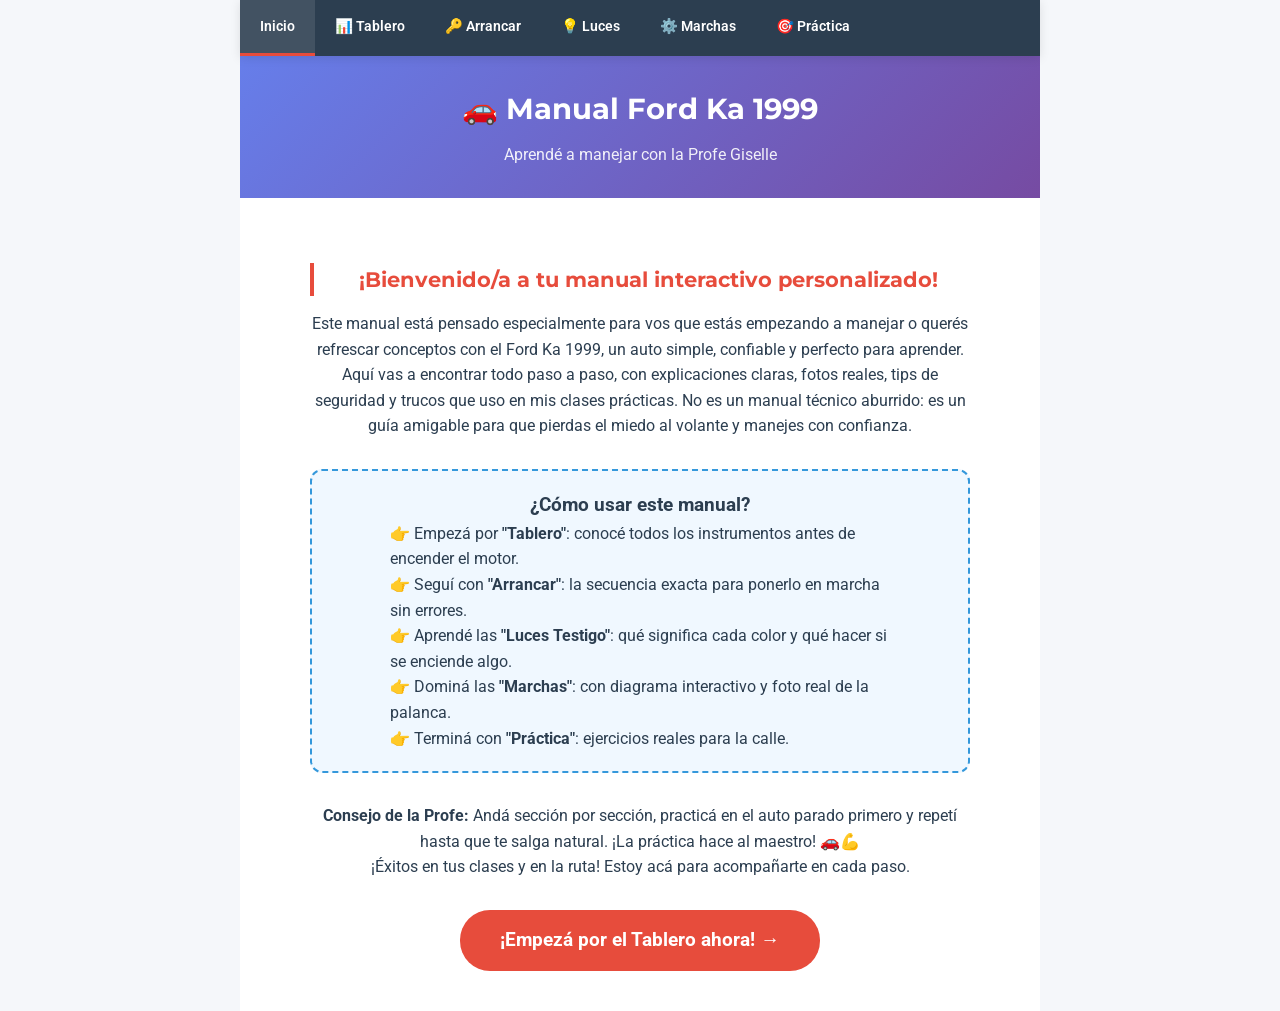
<file: index.html>
<!DOCTYPE html>
<html lang="es">
<head>
    <meta charset="UTF-8">
    <meta name="viewport" content="width=device-width, initial-scale=1.0">
    <title>Inicio - Manual Ford Ka 1999 | Profe Giselle</title>
    <link rel="stylesheet" href="css/styles.css">
</head>
<body>
    <div class="container">
        <nav class="nav-tabs">
            <a href="index.html" class="nav-tab active">Inicio</a>
            <a href="tablero.html" class="nav-tab">📊 Tablero</a>
            <a href="arrancar.html" class="nav-tab">🔑 Arrancar</a>
            <a href="luces.html" class="nav-tab">💡 Luces</a>
            <a href="marchas.html" class="nav-tab">⚙️ Marchas</a>
            <a href="practica.html" class="nav-tab">🎯 Práctica</a>
        </nav>

        <div class="header">
            <h1>🚗 Manual Ford Ka 1999</h1>
            <div class="subtitle">Aprendé a manejar con la Profe Giselle</div>
        </div>

        <!-- Más texto explicativo y motivador -->
        <div style="padding: 40px 20px; text-align: center; max-width: 700px; margin: 0 auto;">
            <h2>¡Bienvenido/a a tu manual interactivo personalizado!</h2>
            <p>Este manual está pensado especialmente para vos que estás empezando a manejar o querés refrescar conceptos con el Ford Ka 1999, un auto simple, confiable y perfecto para aprender.</p>
            
            <p>Aquí vas a encontrar todo paso a paso, con explicaciones claras, fotos reales, tips de seguridad y trucos que uso en mis clases prácticas. No es un manual técnico aburrido: es un guía amigable para que pierdas el miedo al volante y manejes con confianza.</p>
            
            <div style="margin: 30px 0; background: #f0f8ff; padding: 20px; border-radius: 12px; border: 2px dashed #3498db;">
                <h3>¿Cómo usar este manual?</h3>
                <ul style="text-align: left; max-width: 500px; margin: 0 auto; list-style: none; padding: 0;">
                    <li>👉 Empezá por <strong>"Tablero"</strong>: conocé todos los instrumentos antes de encender el motor.</li>
                    <li>👉 Seguí con <strong>"Arrancar"</strong>: la secuencia exacta para ponerlo en marcha sin errores.</li>
                    <li>👉 Aprendé las <strong>"Luces Testigo"</strong>: qué significa cada color y qué hacer si se enciende algo.</li>
                    <li>👉 Dominá las <strong>"Marchas"</strong>: con diagrama interactivo y foto real de la palanca.</li>
                    <li>👉 Terminá con <strong>"Práctica"</strong>: ejercicios reales para la calle.</li>
                </ul>
            </div>
            
            <p><strong>Consejo de la Profe:</strong> Andá sección por sección, practicá en el auto parado primero y repetí hasta que te salga natural. ¡La práctica hace al maestro! 🚗💪</p>
            
            <p>¡Éxitos en tus clases y en la ruta! Estoy acá para acompañarte en cada paso.</p>
            
            <a href="tablero.html" style="display: inline-block; margin-top: 30px; padding: 15px 40px; background: #e74c3c; color: white; text-decoration: none; border-radius: 30px; font-weight: bold; font-size: 1.2em;">
                ¡Empezá por el Tablero ahora! →
            </a>
        </div>
    </div>
    <script src="js/script.js"></script>
</body>
</html>
</file>
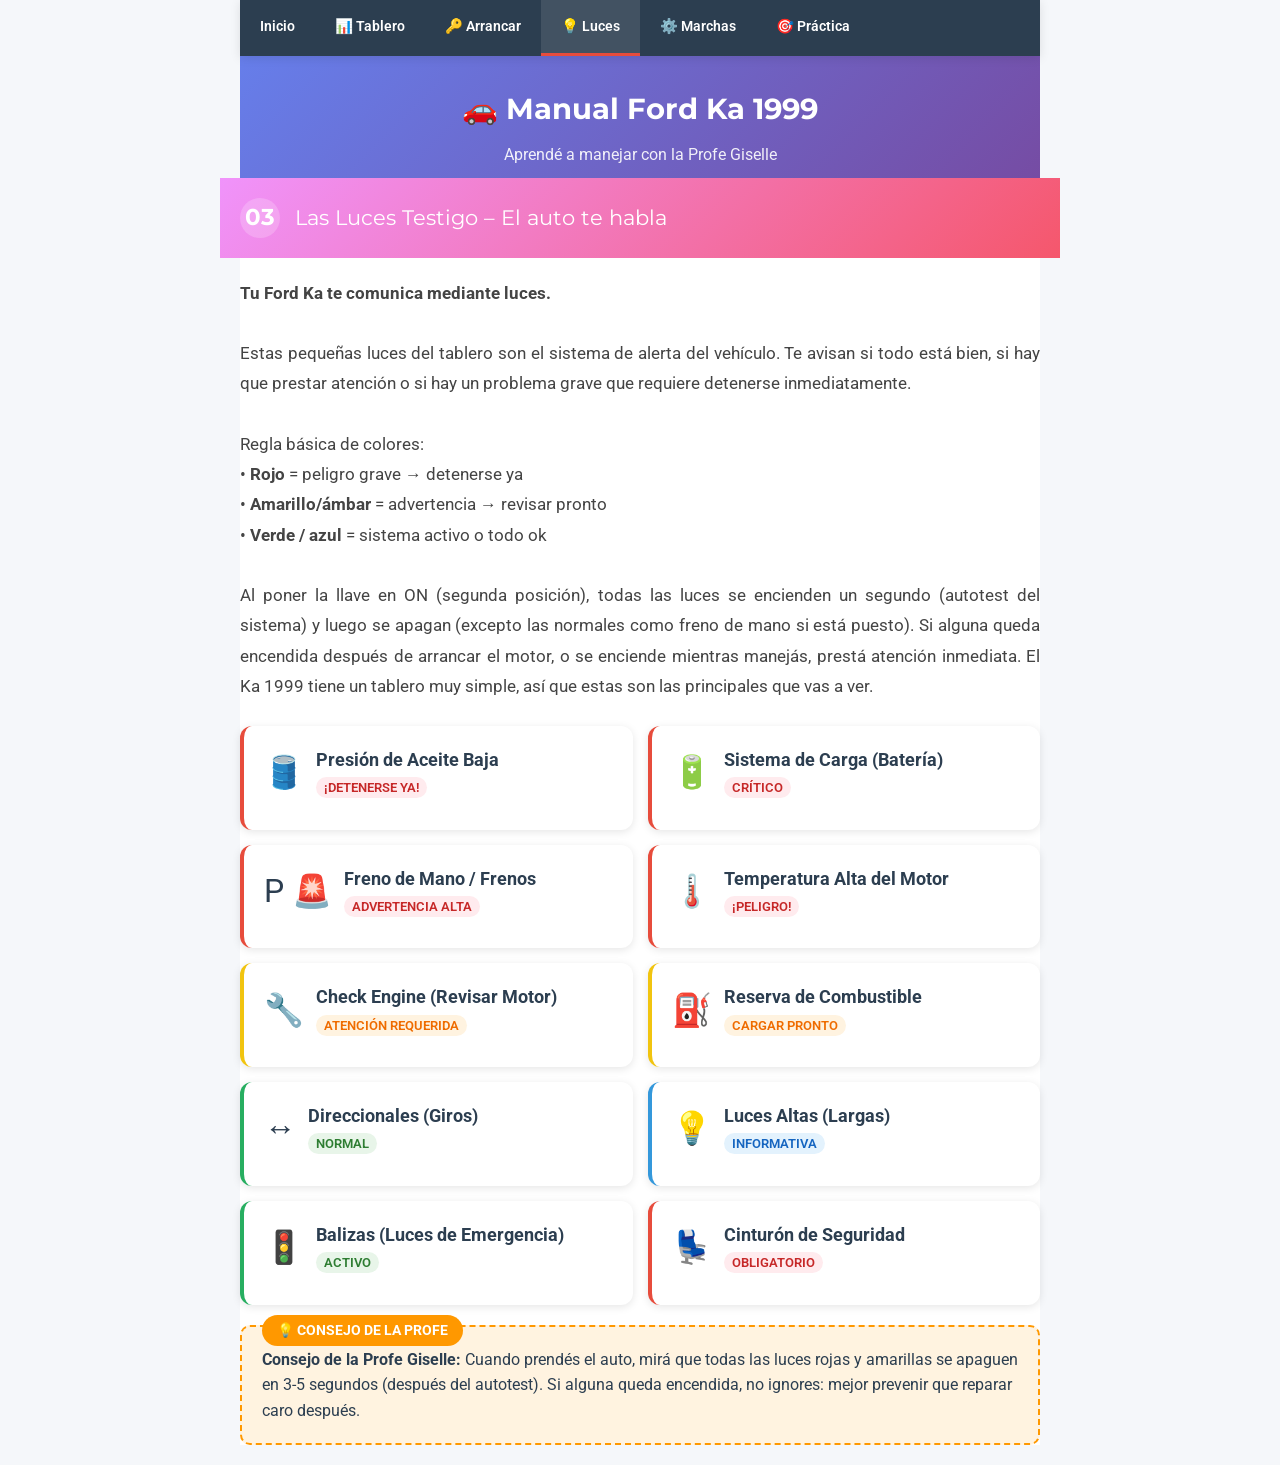
<file: luces.html>
<!DOCTYPE html>
<html lang="es">
<head>
    <meta charset="UTF-8">
    <meta name="viewport" content="width=device-width, initial-scale=1.0">
    <title>Luces Testigo - Manual Ford Ka 1999 | Profe Giselle</title>
    
    <!-- Línea del CSS externo - ¡necesaria para que se vean los colores, tarjetas y grid! -->
    <link rel="stylesheet" href="css/styles.css">
</head>
<body>
    <div class="container">
        <!-- Navegación (con "Luces" en active) -->
        <nav class="nav-tabs">
            <a href="index.html" class="nav-tab">Inicio</a>
            <a href="tablero.html" class="nav-tab">📊 Tablero</a>
            <a href="arrancar.html" class="nav-tab">🔑 Arrancar</a>
            <a href="luces.html" class="nav-tab active">💡 Luces</a>
            <a href="marchas.html" class="nav-tab">⚙️ Marchas</a>
            <a href="practica.html" class="nav-tab">🎯 Práctica</a>
        </nav>

        <!-- Header (igual en todas) -->
        <div class="header">
            <h1>🚗 Manual Ford Ka 1999</h1>
            <div class="subtitle">Aprendé a manejar con la Profe Giselle</div>
        </div>

        <!-- Contenido de la sección Luces -->
        <div id="luces">
            <div class="chapter-title" style="background: linear-gradient(135deg, #f093fb 0%, #f5576c 100%);">
                <div class="chapter-number">03</div>
                <div>Las Luces Testigo – El auto te habla</div>
            </div>
     
            <div class="intro-text">
                <strong>Tu Ford Ka te comunica mediante luces.</strong><br><br>
                Estas pequeñas luces del tablero son el sistema de alerta del vehículo. Te avisan si todo está bien, si hay que prestar atención o si hay un problema grave que requiere detenerse inmediatamente.<br><br>
                Regla básica de colores:<br>
                • <strong>Rojo</strong> = peligro grave → detenerse ya<br>
                • <strong>Amarillo/ámbar</strong> = advertencia → revisar pronto<br>
                • <strong>Verde / azul</strong> = sistema activo o todo ok<br><br>
                Al poner la llave en ON (segunda posición), todas las luces se encienden un segundo (autotest del sistema) y luego se apagan (excepto las normales como freno de mano si está puesto). Si alguna queda encendida después de arrancar el motor, o se enciende mientras manejás, prestá atención inmediata. El Ka 1999 tiene un tablero muy simple, así que estas son las principales que vas a ver.
            </div>

            <div class="lights-grid">
                <!-- ROJAS - Peligro grave -->
                <div class="light-card red" onclick="toggleDetail(this)">
                    <div class="light-header">
                        <div style="font-size:2em;">🛢️</div>
                        <div>
                            <div class="light-title">Presión de Aceite Baja</div>
                            <span class="light-type type-red">¡DETENERSE YA!</span>
                        </div>
                    </div>
                    <div class="light-details">
                        <p>El motor no tiene suficiente presión de aceite para lubricar las piezas internas. Sin aceite, el motor se puede fundir en minutos (daño muy caro o total).</p>
                        <p><strong>Causas comunes:</strong> Nivel de aceite bajo, bomba de aceite fallada, fuga, filtro tapado.</p>
                        <p><strong>Qué hacer:</strong> Parar inmediatamente en lugar seguro, apagar el motor, esperar a que se enfríe y revisar el nivel de aceite con la varilla (debajo del capó). Si está bajo, completá con el aceite correcto. Si la luz sigue encendida o el nivel está bien, no arranques: llamá a la grúa y llevá al mecánico.</p>
                    </div>
                </div>

                <div class="light-card red" onclick="toggleDetail(this)">
                    <div class="light-header">
                        <div style="font-size:2em;">🔋</div>
                        <div>
                            <div class="light-title">Sistema de Carga (Batería)</div>
                            <span class="light-type type-red">Crítico</span>
                        </div>
                    </div>
                    <div class="light-details">
                        <p>El alternador no está cargando la batería. El auto funciona solo con la batería hasta que se agote (pocos km o minutos).</p>
                        <p><strong>Causas comunes:</strong> Correa del alternador rota/floja, alternador dañado, bornes sucios o batería vieja.</p>
                        <p><strong>Qué hacer:</strong> Apagá radio, luces innecesarias y aire. Dirigite al taller más cercano sin demora. Si el motor se apaga en marcha, perdés dirección asistida y frenos más duros.</p>
                    </div>
                </div>

                <div class="light-card red" onclick="toggleDetail(this)">
                    <div class="light-header">
                        <div style="font-size:2em;">P 🚨</div>
                        <div>
                            <div class="light-title">Freno de Mano / Frenos</div>
                            <span class="light-type type-red">Advertencia Alta</span>
                        </div>
                    </div>
                    <div class="light-details">
                        <p>Se enciende si el freno de mano está puesto O hay falla en el sistema hidráulico de frenos (bajo nivel de líquido, pastillas muy gastadas).</p>
                        <p><strong>Qué hacer:</strong> Si el freno de mano está bajado y la luz queda encendida: revisá el nivel de líquido de frenos (depósito en el compartimento motor, tapa amarilla o negra). Si está bajo, no manejes: riesgo de perder frenos. Llevá al taller urgente.</p>
                    </div>
                </div>

                <div class="light-card red" onclick="toggleDetail(this)">
                    <div class="light-header">
                        <div style="font-size:2em;">🌡️</div>
                        <div>
                            <div class="light-title">Temperatura Alta del Motor</div>
                            <span class="light-type type-red">¡PELIGRO!</span>
                        </div>
                    </div>
                    <div class="light-details">
                        <p>El motor está sobrecalentado (aguja en zona roja o H). Continuar manejando puede fundir la junta de culata o peor.</p>
                        <p><strong>Qué hacer:</strong> Detenete ya, pon balizas, apagá el motor y esperá a que se enfríe (puede tardar 30-60 min). No abras el radiador caliente. Revisá nivel de refrigerante cuando esté frío. Si no hay fuga visible, llamá al mecánico.</p>
                    </div>
                </div>

                <!-- AMARILLAS - Advertencia -->
                <div class="light-card yellow" onclick="toggleDetail(this)">
                    <div class="light-header">
                        <div style="font-size:2em;">🔧</div>
                        <div>
                            <div class="light-title">Check Engine (Revisar Motor)</div>
                            <span class="light-type type-yellow">Atención Requerida</span>
                        </div>
                    </div>
                    <div class="light-details">
                        <p>El sistema detectó una falla en motor, inyección, sensores, emisiones o catalizador. Puede ser desde tapa de nafta floja hasta algo grave.</p>
                        <p><strong>Si está fija:</strong> Podés seguir manejando con cuidado, pero andá al taller pronto para leer códigos con escáner.<br><strong>Si titila:</strong> Problema serio (puede dañar catalizador). Reducí velocidad y andá al mecánico lo antes posible.</p>
                    </div>
                </div>

                <div class="light-card yellow" onclick="toggleDetail(this)">
                    <div class="light-header">
                        <div style="font-size:2em;">⛽</div>
                        <div>
                            <div class="light-title">Reserva de Combustible</div>
                            <span class="light-type type-yellow">Cargar Pronto</span>
                        </div>
                    </div>
                    <div class="light-details">
                        <p>Quedan aprox. 5-8 litros de nafta (50-80 km de autonomía). La bomba de combustible se puede dañar si seguís con muy poca nafta (se enfría con el líquido).</p>
                        <p><strong>Consejo:</strong> Cargá lo antes posible, idealmente antes de que se encienda esta luz.</p>
                    </div>
                </div>

                <!-- VERDES / AZULES - Informativas -->
                <div class="light-card green" onclick="toggleDetail(this)">
                    <div class="light-header">
                        <div style="font-size:2em;">↔️</div>
                        <div>
                            <div class="light-title">Direccionales (Giros)</div>
                            <span class="light-type type-green">Normal</span>
                        </div>
                    </div>
                    <div class="light-details">
                        <p>Titila al usar guiño izquierdo/derecho o balizas (luces de emergencia).</p>
                        <p><strong>Si titila muy rápido:</strong> Una bombita de giro quemada (revisá las 4: delanteras y traseras).</p>
                    </div>
                </div>

                <div class="light-card blue" onclick="toggleDetail(this)">
                    <div class="light-header">
                        <div style="font-size:2em;">💡</div>
                        <div>
                            <div class="light-title">Luces Altas (Largas)</div>
                            <span class="light-type type-blue">Informativa</span>
                        </div>
                    </div>
                    <div class="light-details">
                        <p>Indica que las luces altas están encendidas (para rutas oscuras). Bajalas al cruzar con otro vehículo para no encandilar al otro conductor.</p>
                    </div>
                </div>

                <div class="light-card green" onclick="toggleDetail(this)">
                    <div class="light-header">
                        <div style="font-size:2em;">🚦</div>
                        <div>
                            <div class="light-title">Balizas (Luces de Emergencia)</div>
                            <span class="light-type type-green">Activo</span>
                        </div>
                    </div>
                    <div class="light-details">
                        <p>Se encienden las 4 direccionales al mismo tiempo (botón rojo con triángulo). Úsalas en emergencias, averías o cuando parás en doble fila.</p>
                    </div>
                </div>

                <!-- Opcionales según modelo (Ka 1999 base no siempre tenía estas) -->
                <div class="light-card red" onclick="toggleDetail(this)">
                    <div class="light-header">
                        <div style="font-size:2em;">💺</div>
                        <div>
                            <div class="light-title">Cinturón de Seguridad</div>
                            <span class="light-type type-red">Obligatorio</span>
                        </div>
                    </div>
                    <div class="light-details">
                        <p>Se enciende (y suena "ping") si no estás abrochado el cinturón con motor encendido o en movimiento. En algunos modelos también avisa al acompañante.</p>
                        <p><strong>Recordatorio:</strong> Abrochate siempre, reduce riesgo de muerte en accidente hasta 50-75%.</p>
                    </div>
                </div>
            </div>

            <div class="tip-box">
                <strong>Consejo de la Profe Giselle:</strong> Cuando prendés el auto, mirá que todas las luces rojas y amarillas se apaguen en 3-5 segundos (después del autotest). Si alguna queda encendida, no ignores: mejor prevenir que reparar caro después.
            </div>
        </div>
    </div>

    <!-- Línea del JS externo - ¡necesaria para que las tarjetas se expandan al clickear (función toggleDetail)! -->
    <script src="js/script.js"></script>
</body>
</html>
</file>
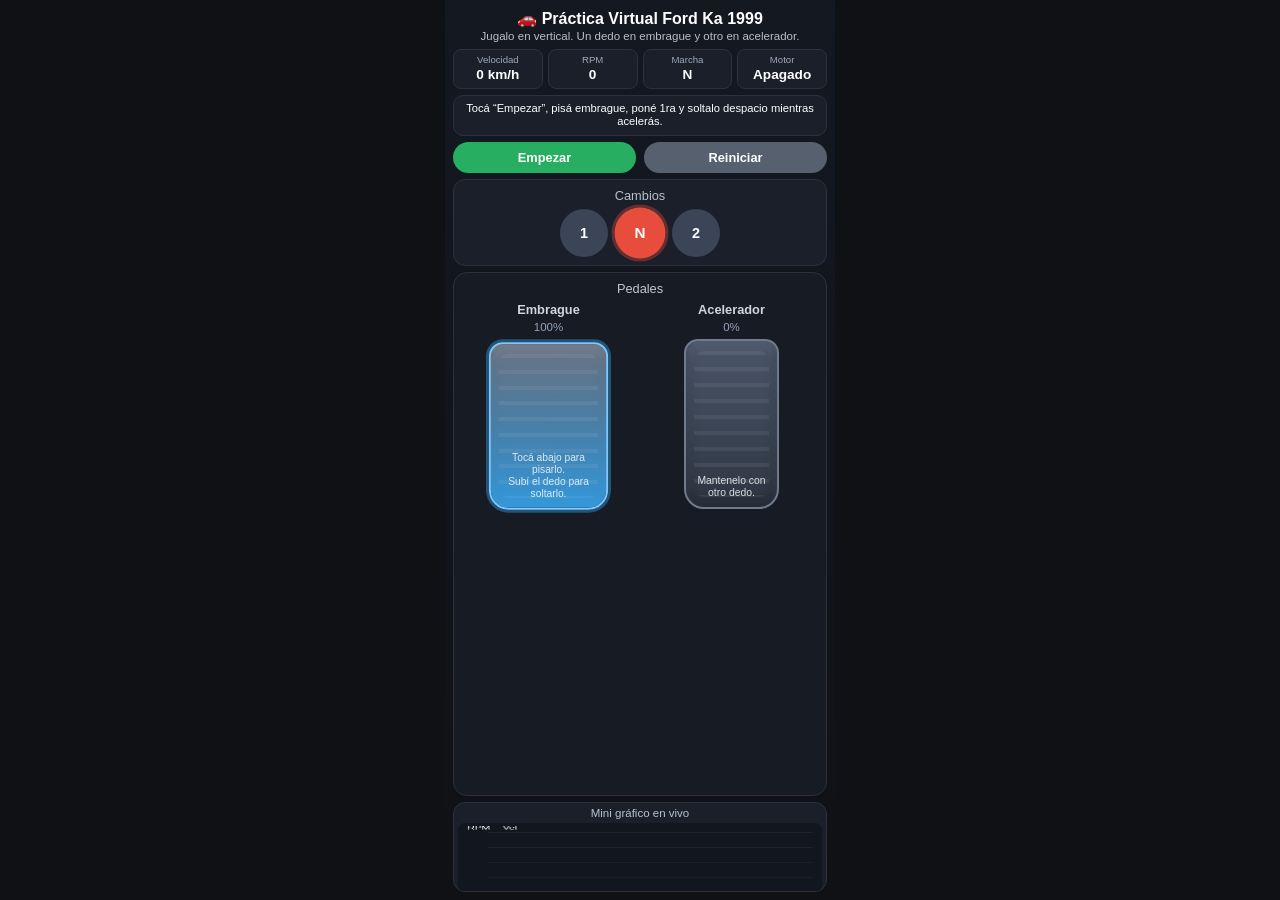
<file: practica.html>
<!DOCTYPE html>
<html lang="es">
<head>
  <meta charset="UTF-8" />
  <meta name="viewport" content="width=device-width, initial-scale=1.0, maximum-scale=1.0, user-scalable=no" />
  <title>Práctica Virtual Ford Ka 1999</title>

  <style>
    * {
      box-sizing: border-box;
    }

    html, body {
      margin: 0;
      padding: 0;
      width: 100%;
      height: 100%;
      overflow: hidden;
      background: #0f1115;
      color: #fff;
      font-family: Arial, sans-serif;
    }

    body {
      display: flex;
      justify-content: center;
      align-items: stretch;
    }

    .app {
      width: 100%;
      max-width: 390px;
      height: 100dvh;
      padding: 8px;
      display: grid;
      grid-template-rows:
        auto
        auto
        auto
        auto
        auto
        1fr
        90px;
      gap: 6px;
      background: linear-gradient(180deg, #141821 0%, #0f1115 100%);
      overflow: hidden;
    }

    .topbar {
      text-align: center;
      padding-top: 2px;
    }

    .topbar h1 {
      margin: 0;
      font-size: 1rem;
      line-height: 1.1;
    }

    .topbar p {
      margin: 2px 0 0;
      font-size: 0.72rem;
      color: #b9c0cc;
      line-height: 1.2;
    }

    .dashboard {
      display: grid;
      grid-template-columns: repeat(4, 1fr);
      gap: 5px;
    }

    .card {
      background: #1a1f2a;
      border: 1px solid #2a3140;
      border-radius: 8px;
      padding: 5px;
      text-align: center;
      min-width: 0;
    }

    .label {
      font-size: 0.6rem;
      color: #9eabc0;
      margin-bottom: 2px;
      line-height: 1.1;
    }

    .value {
      font-size: 0.85rem;
      font-weight: bold;
      line-height: 1.1;
      word-break: break-word;
    }

    .status {
      min-height: 36px;
      font-size: 0.7rem;
      padding: 6px 8px;
      background: #1a1f2a;
      border: 1px solid #2a3140;
      border-radius: 10px;
      display: flex;
      align-items: center;
      justify-content: center;
      text-align: center;
      line-height: 1.2;
    }

    .actions {
      display: flex;
      gap: 8px;
    }

    .btn {
      flex: 1;
      border: none;
      border-radius: 999px;
      padding: 8px;
      font-size: 0.8rem;
      font-weight: bold;
      color: #fff;
      cursor: pointer;
      -webkit-tap-highlight-color: transparent;
      touch-action: manipulation;
    }

    .btn-start {
      background: #27ae60;
    }

    .btn-reset {
      background: #56606f;
    }

    .gear-panel {
      background: #1a1f2a;
      border: 1px solid #2a3140;
      border-radius: 12px;
      padding: 8px;
    }

    .gear-title {
      text-align: center;
      font-size: 0.8rem;
      color: #b7c0cf;
      margin-bottom: 6px;
    }

    .gear-grid.small {
      display: grid;
      grid-template-columns: repeat(3, 48px);
      justify-content: center;
      gap: 8px;
    }

    .gear-btn {
      width: 48px;
      height: 48px;
      border-radius: 50%;
      border: none;
      background: #3b4557;
      color: #fff;
      font-size: 0.9rem;
      font-weight: bold;
      cursor: pointer;
      -webkit-tap-highlight-color: transparent;
      touch-action: manipulation;
    }

    .gear-btn.active {
      background: #e74c3c;
    }

    .pedals-section {
      background: #161b24;
      border: 1px solid #2a3140;
      border-radius: 14px;
      padding: 8px;
      min-height: 0;
      overflow: hidden;
    }

    .pedals-title {
      text-align: center;
      font-size: 0.8rem;
      color: #c3c9d4;
      margin-bottom: 6px;
    }

    .pedals-row {
      display: grid;
      grid-template-columns: 1fr 1fr;
      gap: 10px;
      height: calc(100% - 20px);
      min-height: 0;
    }

    .pedal-wrap {
      display: flex;
      flex-direction: column;
      align-items: center;
      gap: 4px;
      min-height: 0;
    }

    .pedal-name {
      font-size: 0.8rem;
      color: #cfd6e2;
      font-weight: bold;
    }

    .pedal-value {
      font-size: 0.72rem;
      color: #95a2b8;
      min-height: 14px;
    }

    .pedal-zone {
      width: 100%;
      height: 170px;
      position: relative;
      display: flex;
      align-items: flex-end;
      justify-content: center;
      touch-action: none;
      user-select: none;
      -webkit-user-select: none;
      min-height: 0;
    }

    .pedal-shell {
      position: relative;
      width: 70%;
      height: 100%;
      border-radius: 14px 14px 20px 20px;
      background: linear-gradient(180deg, #4a5568 0%, #2e3642 100%);
      border: 2px solid #6f7b8d;
      overflow: hidden;
      box-shadow:
        inset 0 8px 12px rgba(255,255,255,0.05),
        inset 0 -8px 14px rgba(0,0,0,0.22);
    }

    .pedal-shell.accelerator {
      width: 55%;
    }

    .pedal-fill {
      position: absolute;
      left: 0;
      right: 0;
      bottom: 0;
      height: 0%;
      background: linear-gradient(180deg, rgba(255,255,255,0.10), rgba(39,174,96,0.92));
      transition: height 0.03s linear;
      pointer-events: none;
    }

    .pedal-fill.clutch {
      background: linear-gradient(180deg, rgba(255,255,255,0.10), rgba(52,152,219,0.92));
    }

    .pedal-grooves {
      position: absolute;
      inset: 10px 8px;
      border-radius: 10px;
      background:
        repeating-linear-gradient(
          180deg,
          rgba(255,255,255,0.10) 0 4px,
          rgba(0,0,0,0) 4px 16px
        );
      opacity: 0.6;
      pointer-events: none;
    }

    .pedal-hint {
      position: absolute;
      left: 6px;
      right: 6px;
      bottom: 8px;
      text-align: center;
      font-size: 0.65rem;
      line-height: 1.15;
      color: rgba(255,255,255,0.82);
      pointer-events: none;
    }

    .chart-card {
      background: #1a1f2a;
      border: 1px solid #2a3140;
      border-radius: 12px;
      padding: 4px;
      overflow: hidden;
      min-height: 0;
    }

    .chart-title {
      text-align: center;
      color: #b7c0cf;
      font-size: 0.72rem;
      margin-bottom: 3px;
      line-height: 1.1;
    }

    canvas {
      width: 100%;
      height: 70px !important;
      display: block;
      background: #11161f;
      border-radius: 8px;
    }
  </style>
</head>
<body>
  <div class="app">
    <div class="topbar">
      <h1>🚗 Práctica Virtual Ford Ka 1999</h1>
      <p>Jugalo en vertical. Un dedo en embrague y otro en acelerador.</p>
    </div>

    <div class="dashboard">
      <div class="card">
        <div class="label">Velocidad</div>
        <div class="value"><span id="speed">0</span> km/h</div>
      </div>

      <div class="card">
        <div class="label">RPM</div>
        <div class="value"><span id="rpm">0</span></div>
      </div>

      <div class="card">
        <div class="label">Marcha</div>
        <div class="value"><span id="gear">N</span></div>
      </div>

      <div class="card">
        <div class="label">Motor</div>
        <div class="value"><span id="engineState">Apagado</span></div>
      </div>
    </div>

    <div class="status" id="status">
      Tocá “Empezar”, pisá embrague, poné 1ra y soltalo despacio mientras acelerás.
    </div>

    <div class="actions">
      <button id="startBtn" class="btn btn-start">Empezar</button>
      <button id="resetBtn" class="btn btn-reset">Reiniciar</button>
    </div>

    <div class="gear-panel">
      <div class="gear-title">Cambios</div>
      <div class="gear-grid small">
        <button class="gear-btn" data-gear="1">1</button>
        <button class="gear-btn" data-gear="N">N</button>
        <button class="gear-btn" data-gear="2">2</button>
      </div>
    </div>

    <div class="pedals-section">
      <div class="pedals-title">Pedales</div>

      <div class="pedals-row">
        <div class="pedal-wrap">
          <div class="pedal-name">Embrague</div>
          <div class="pedal-value"><span id="clutchText">100</span>%</div>
          <div class="pedal-zone" id="clutchZone">
            <div class="pedal-shell">
              <div class="pedal-fill clutch" id="clutchFill"></div>
              <div class="pedal-grooves"></div>
              <div class="pedal-hint">
                Tocá abajo para pisarlo.<br>
                Subí el dedo para soltarlo.
              </div>
            </div>
          </div>
        </div>

        <div class="pedal-wrap">
          <div class="pedal-name">Acelerador</div>
          <div class="pedal-value"><span id="throttleText">0</span>%</div>
          <div class="pedal-zone" id="throttleZone">
            <div class="pedal-shell accelerator">
              <div class="pedal-fill" id="throttleFill"></div>
              <div class="pedal-grooves"></div>
              <div class="pedal-hint">Mantenelo con otro dedo.</div>
            </div>
          </div>
        </div>
      </div>
    </div>

    <div class="chart-card">
      <div class="chart-title">Mini gráfico en vivo</div>
      <canvas id="chart" width="390" height="150"></canvas>
    </div>
  </div>

  <script>
  let speed = 0;
  let rpm = 0;
  let gear = 'N';
  let engineOn = false;
  let running = false;
  let distance = 0;

  // clutch: 1 = pisado a fondo, 0 = suelto
  let clutch = 1;
  let throttle = 0;

  let clutchPointerId = null;
  let throttlePointerId = null;

  let lastTime = null;
  let rafId = null;

  let secondGearRequested = false;
  let secondGearCompleted = false;
  let gameCompleted = false;

  const gearRatios = {
    N: 0,
    1: 3.6,
    2: 2.1
  };

  const speedEl = document.getElementById('speed');
  const rpmEl = document.getElementById('rpm');
  const gearEl = document.getElementById('gear');
  const engineStateEl = document.getElementById('engineState');
  const statusEl = document.getElementById('status');

  const clutchText = document.getElementById('clutchText');
  const throttleText = document.getElementById('throttleText');

  const clutchFill = document.getElementById('clutchFill');
  const throttleFill = document.getElementById('throttleFill');

  const clutchZone = document.getElementById('clutchZone');
  const throttleZone = document.getElementById('throttleZone');

  const clutchShell = clutchZone.querySelector('.pedal-shell');
  const throttleShell = throttleZone.querySelector('.pedal-shell');

  const startBtn = document.getElementById('startBtn');
  const resetBtn = document.getElementById('resetBtn');

  const chart = document.getElementById('chart');
  const ctx = chart.getContext('2d');

  const rpmHistory = [];
  const speedHistory = [];
  const maxPoints = 90;

  function setStatus(text) {
    statusEl.textContent = text;
  }

  function paintPedal(shell, fill, value, active, type) {
    const percent = Math.round(value * 100);
    fill.style.height = `${percent}%`;

    if (type === 'clutch') {
      fill.style.background = active
        ? 'linear-gradient(180deg, rgba(255,255,255,0.18), rgba(52,152,219,1))'
        : 'linear-gradient(180deg, rgba(255,255,255,0.10), rgba(52,152,219,0.92))';
      shell.style.boxShadow = active
        ? '0 0 0 3px rgba(52,152,219,0.45), inset 0 8px 12px rgba(255,255,255,0.08), inset 0 -8px 14px rgba(0,0,0,0.22)'
        : 'inset 0 8px 12px rgba(255,255,255,0.05), inset 0 -8px 14px rgba(0,0,0,0.22)';
      shell.style.borderColor = active ? '#7fc8ff' : '#6f7b8d';
      shell.style.transform = active ? 'translateY(2px) scale(0.985)' : 'translateY(0) scale(1)';
    } else {
      fill.style.background = active
        ? 'linear-gradient(180deg, rgba(255,255,255,0.18), rgba(39,174,96,1))'
        : 'linear-gradient(180deg, rgba(255,255,255,0.10), rgba(39,174,96,0.92))';
      shell.style.boxShadow = active
        ? '0 0 0 3px rgba(39,174,96,0.42), inset 0 8px 12px rgba(255,255,255,0.08), inset 0 -8px 14px rgba(0,0,0,0.22)'
        : 'inset 0 8px 12px rgba(255,255,255,0.05), inset 0 -8px 14px rgba(0,0,0,0.22)';
      shell.style.borderColor = active ? '#7ef0a9' : '#6f7b8d';
      shell.style.transform = active ? 'translateY(2px) scale(0.985)' : 'translateY(0) scale(1)';
    }
  }

  function updateGearButtons() {
    document.querySelectorAll('.gear-btn').forEach(btn => {
      const isActive = btn.dataset.gear === gear;
      btn.classList.toggle('active', isActive);
      btn.style.boxShadow = isActive
        ? '0 0 0 3px rgba(231,76,60,0.35)'
        : 'none';
      btn.style.transform = isActive ? 'scale(1.06)' : 'scale(1)';
    });
  }

  function updateUI() {
    speedEl.textContent = Math.round(speed);
    rpmEl.textContent = Math.round(rpm);
    gearEl.textContent = gear;
    engineStateEl.textContent = engineOn ? 'Encendido' : 'Apagado';

    clutchText.textContent = Math.round(clutch * 100);
    throttleText.textContent = Math.round(throttle * 100);

    paintPedal(clutchShell, clutchFill, clutch, clutchPointerId !== null || clutch > 0.12, 'clutch');
    paintPedal(throttleShell, throttleFill, throttle, throttlePointerId !== null || throttle > 0.05, 'throttle');

    updateGearButtons();
  }

  function getBottomPressure(zone, clientY) {
    const rect = zone.getBoundingClientRect();
    let pressure = (rect.bottom - clientY) / rect.height;
    pressure = Math.max(0, Math.min(1, pressure));
    return 1 - pressure;
  }

  function bindPedal(zone, type) {
    zone.addEventListener('pointerdown', (e) => {
      zone.setPointerCapture(e.pointerId);
      const val = getBottomPressure(zone, e.clientY);

      if (type === 'clutch') {
        clutchPointerId = e.pointerId;
        clutch = val;
      } else if (type === 'throttle') {
        throttlePointerId = e.pointerId;
        throttle = val;
      }

      updateUI();
    });

    zone.addEventListener('pointermove', (e) => {
      const val = getBottomPressure(zone, e.clientY);

      if (type === 'clutch' && e.pointerId === clutchPointerId) {
        clutch = val;
      } else if (type === 'throttle' && e.pointerId === throttlePointerId) {
        throttle = val;
      }

      updateUI();
    });

    zone.addEventListener('pointerup', (e) => {
      if (type === 'clutch' && e.pointerId === clutchPointerId) {
        clutchPointerId = null;
      }

      if (type === 'throttle' && e.pointerId === throttlePointerId) {
        throttlePointerId = null;
        throttle = 0;
      }

      updateUI();
    });

    zone.addEventListener('pointercancel', (e) => {
      if (type === 'clutch' && e.pointerId === clutchPointerId) {
        clutchPointerId = null;
      }

      if (type === 'throttle' && e.pointerId === throttlePointerId) {
        throttlePointerId = null;
        throttle = 0;
      }

      updateUI();
    });
  }

  bindPedal(clutchZone, 'clutch');
  bindPedal(throttleZone, 'throttle');

  document.querySelectorAll('.gear-btn').forEach(btn => {
    btn.addEventListener('click', () => {
      if (!engineOn) {
        setStatus('Primero tocá Empezar.');
        return;
      }

      if (clutch < 0.65) {
        setStatus('Para cambiar de marcha tenés que pisar más el embrague.');
        return;
      }

      gear = btn.dataset.gear;
      updateUI();

      if (gear === '1') {
        setStatus('Primera puesta. Acelerá un poco y soltá el embrague despacio.');
      } else if (gear === '2') {
        secondGearCompleted = true;
        setStatus('¡Segunda puesta! Soltá embrague suave y seguí acelerando.');
      } else {
        setStatus('Punto muerto puesto.');
      }
    });
  });

  startBtn.addEventListener('click', () => {
    if (running) return;

    engineOn = true;
    running = true;
    gameCompleted = false;
    secondGearRequested = false;
    secondGearCompleted = false;
    rpm = 900;
    lastTime = null;

    setStatus('Motor encendido. Pisá embrague, poné 1ra y soltalo suave mientras acelerás.');
    updateUI();
    rafId = requestAnimationFrame(loop);
  });

  resetBtn.addEventListener('click', resetGame);

  function resetGame() {
    engineOn = false;
    running = false;
    speed = 0;
    rpm = 0;
    gear = 'N';
    distance = 0;

    clutch = 1;
    throttle = 0;

    clutchPointerId = null;
    throttlePointerId = null;

    secondGearRequested = false;
    secondGearCompleted = false;
    gameCompleted = false;

    rpmHistory.length = 0;
    speedHistory.length = 0;

    if (rafId) cancelAnimationFrame(rafId);

    setStatus('Reiniciado. Tocá Empezar.');
    updateUI();
    drawChart();
  }

  function stall(msg) {
    engineOn = false;
    running = false;
    rpm = 0;
    if (rafId) cancelAnimationFrame(rafId);
    setStatus(msg);
    updateUI();
  }

  function loop(ts) {
    if (!running) return;

    if (!lastTime) lastTime = ts;
    const dt = Math.min((ts - lastTime) / 1000, 0.05);
    lastTime = ts;

    physics(dt);
    updateUI();
    drawChart();

    rafId = requestAnimationFrame(loop);
  }

  function physics(dt) {
    if (!engineOn) return;

    const ratio = gearRatios[gear];
    const inGear = gear !== 'N';

    const engagement = 1 - clutch;

    let bite = 0;
    if (engagement < 0.2) bite = 0;
    else if (engagement < 0.55) bite = (engagement - 0.2) / 0.35;
    else bite = 1;

    const idle = 900;
    const freeEngineTarget = idle + throttle * 3200;

    let transmissionTarget = idle;
    if (inGear && speed > 0.1) {
      transmissionTarget = 700 + speed * 85 * ratio;
    }

    if (!inGear) {
      rpm += (freeEngineTarget - rpm) * 6 * dt;
      speed -= (0.8 + speed * 0.04) * dt;
    } else {
      const coupledTarget = freeEngineTarget * (1 - bite) + transmissionTarget * bite;
      rpm += (coupledTarget - rpm) * 7 * dt;

      let traction = throttle * bite * (5.8 / ratio);
      let resistance = 0.32 + speed * 0.035 + (speed * speed) * 0.0022;

      speed += (traction - resistance) * dt * 3.8;
    }

    if (inGear && throttle < 0.05 && bite > 0.8) {
      speed -= ratio * 0.9 * dt;
    }

    const firstGearStall =
      gear === '1' &&
      speed < 4 &&
      bite > 0.6 &&
      throttle < 0.14 &&
      rpm < 850;

    const secondGearStall =
      gear === '2' &&
      speed < 9 &&
      bite > 0.72 &&
      throttle < 0.10 &&
      rpm < 820;

    if (firstGearStall) {
      stall('Se apagó el motor: soltaste el embrague en 1ra sin suficiente aceleración.');
      return;
    }

    if (secondGearStall) {
      stall('Se apagó en 2da: soltaste muy brusco o faltó acelerador.');
      return;
    }

    if (!secondGearRequested && gear === '1' && speed >= 10) {
      secondGearRequested = true;
      setStatus('¡Ahora pisá embrague y pasá a 2da!');
    } else if (secondGearRequested && !secondGearCompleted && gear === '1') {
      setStatus('Te está pidiendo 2da. Pisá embrague, tocá 2 y soltá suave.');
    } else if (secondGearCompleted && gear === '2' && speed >= 12 && !gameCompleted) {
      gameCompleted = true;
      setStatus('¡Muy bien! Saliste en 1ra y cambiaste a 2da correctamente 🎉');
    } else if (!secondGearRequested && gear === '1' && speed > 0 && speed < 10 && bite > 0.2) {
      setStatus('Bien. Seguí soltando embrague despacio y acelerando.');
    } else if (rpm > 5600) {
      setStatus('¡Muchas RPM! Ya te conviene pasar a 2da.');
    }

    rpm = Math.max(0, Math.min(rpm, 6500));
    speed = Math.max(0, Math.min(speed, 140));
    distance += speed * dt / 1000;

    rpmHistory.push(rpm);
    speedHistory.push(speed);
    if (rpmHistory.length > maxPoints) rpmHistory.shift();
    if (speedHistory.length > maxPoints) speedHistory.shift();
  }

  function drawChart() {
    const w = chart.width;
    const h = chart.height;

    ctx.clearRect(0, 0, w, h);
    ctx.fillStyle = '#11161f';
    ctx.fillRect(0, 0, w, h);

    ctx.strokeStyle = '#243042';
    ctx.lineWidth = 1;

    for (let i = 0; i < 4; i++) {
      const y = 20 + i * 32;
      ctx.beginPath();
      ctx.moveTo(32, y);
      ctx.lineTo(w - 10, y);
      ctx.stroke();
    }

    ctx.strokeStyle = '#e74c3c';
    ctx.lineWidth = 2;
    ctx.beginPath();
    rpmHistory.forEach((v, i) => {
      const x = 32 + i * ((w - 44) / maxPoints);
      const y = h - 14 - (v / 6500) * (h - 32);
      if (i === 0) ctx.moveTo(x, y);
      else ctx.lineTo(x, y);
    });
    ctx.stroke();

    ctx.strokeStyle = '#3498db';
    ctx.lineWidth = 2;
    ctx.beginPath();
    speedHistory.forEach((v, i) => {
      const x = 32 + i * ((w - 44) / maxPoints);
      const y = h - 14 - (v / 140) * (h - 32);
      if (i === 0) ctx.moveTo(x, y);
      else ctx.lineTo(x, y);
    });
    ctx.stroke();

    ctx.fillStyle = '#ffffff';
    ctx.font = '11px Arial';
    ctx.fillText('RPM', 10, 14);
    ctx.fillText('Vel', 48, 14);
  }

  updateUI();
  drawChart();
</script>
</body>
</html>
</file>
<file: css/styles.css>
@import url('https://fonts.googleapis.com/css2?family=Montserrat:wght@400;600;700&family=Roboto:wght@300;400;500;700&display=swap');
       
        * { margin: 0; padding: 0; box-sizing: border-box; }
       
        body {
            font-family: 'Roboto', sans-serif;
            line-height: 1.6;
            color: #2c3e50;
            background: #f5f7fa;
        }
       
        .container {
            max-width: 800px;
            margin: 0 auto;
            background: white;
            min-height: 100vh;
        }
       
        .nav-tabs {
            display: flex;
            overflow-x: auto;
            background: #2c3e50;
            position: sticky;
            top: 0;
            z-index: 1000;
            box-shadow: 0 2px 10px rgba(0,0,0,0.1);
        }
       
        .nav-tab {
            flex: 0 0 auto;
            padding: 15px 20px;
            color: white;
            text-decoration: none;
            font-weight: 600;
            font-size: 0.9em;
            border-bottom: 3px solid transparent;
            transition: all 0.3s;
            white-space: nowrap;
        }
       
        .nav-tab.active {
            border-bottom-color: #e74c3c;
            background: rgba(255,255,255,0.1);
        }
       
        .nav-tab:hover { background: rgba(255,255,255,0.1); }
       
        .header {
            background: linear-gradient(135deg, #667eea 0%, #764ba2 100%);
            color: white;
            padding: 30px 20px;
            text-align: center;
        }
       
        .header h1 {
            font-family: 'Montserrat', sans-serif;
            font-size: 1.8em;
            margin-bottom: 10px;
        }
       
        .header .subtitle { opacity: 0.9; font-size: 1em; }
       
        .section { display: none; padding: 20px; animation: fadeIn 0.5s; }
        .section.active { display: block; }
       
        @keyframes fadeIn {
            from { opacity: 0; transform: translateY(10px); }
            to { opacity: 1; transform: translateY(0); }
        }
       
        .chapter-title {
            background: linear-gradient(135deg, #667eea 0%, #764ba2 100%);
            color: white;
            padding: 20px;
            margin: -20px -20px 20px -20px;
            font-family: 'Montserrat', sans-serif;
            font-size: 1.3em;
            display: flex;
            align-items: center;
            gap: 15px;
        }
       
        .chapter-number {
            background: rgba(255,255,255,0.2);
            width: 40px;
            height: 40px;
            border-radius: 50%;
            display: flex;
            align-items: center;
            justify-content: center;
            font-weight: bold;
            font-size: 1.1em;
            flex-shrink: 0;
        }
       
        h2 {
            color: #e74c3c;
            font-family: 'Montserrat', sans-serif;
            margin: 25px 0 15px;
            font-size: 1.3em;
            border-left: 4px solid #e74c3c;
            padding-left: 12px;
        }
       
        .intro-text {
            font-size: 1.05em;
            line-height: 1.8;
            color: #444;
            margin-bottom: 25px;
            text-align: justify;
        }
       
        .card {
            background: #f8f9fa;
            border-radius: 12px;
            padding: 20px;
            margin: 15px 0;
            border: 1px solid #e0e0e0;
        }
       
        .dashboard-img {
            width: 100%;
            max-width: 400px;
            margin: 0 auto 20px;
            display: block;
            border-radius: 10px;
            box-shadow: 0 4px 15px rgba(0,0,0,0.1);
        }
       
        .steps-container {
            counter-reset: step-counter;
            margin: 20px 0;
        }
       
        .step-item {
            position: relative;
            padding-left: 60px;
            margin-bottom: 25px;
            min-height: 50px;
        }
       
        .step-item::before {
            counter-increment: step-counter;
            content: counter(step-counter);
            position: absolute;
            left: 0;
            top: 0;
            width: 40px;
            height: 40px;
            background: #e74c3c;
            color: white;
            border-radius: 50%;
            display: flex;
            align-items: center;
            justify-content: center;
            font-weight: bold;
            font-size: 1.2em;
            font-family: 'Montserrat', sans-serif;
        }
       
        .step-title {
            font-weight: 700;
            color: #2c3e50;
            font-size: 1.1em;
            margin-bottom: 8px;
        }
       
        .step-content { color: #555; line-height: 1.7; }
       
        .step-detail {
            background: white;
            padding: 15px;
            border-radius: 8px;
            margin-top: 10px;
            border: 1px solid #e0e0e0;
            font-size: 0.95em;
        }
       
        .lights-grid {
            display: grid;
            grid-template-columns: 1fr;
            gap: 15px;
            margin: 20px 0;
        }
       
        @media (min-width: 600px) {
            .lights-grid { grid-template-columns: 1fr 1fr; }
        }
       
        .light-card {
            background: white;
            border-radius: 12px;
            padding: 20px;
            box-shadow: 0 2px 8px rgba(0,0,0,0.1);
            cursor: pointer;
            transition: transform 0.2s, box-shadow 0.2s;
            border-left: 4px solid #ddd;
        }
       
        .light-card:hover {
            transform: translateY(-2px);
            box-shadow: 0 4px 12px rgba(0,0,0,0.15);
        }
       
        .light-card.active { border-left-width: 6px; }
        .light-card.red { border-left-color: #e74c3c; }
        .light-card.yellow { border-left-color: #f1c40f; }
        .light-card.green { border-left-color: #27ae60; }
        .light-card.blue { border-left-color: #3498db; }
       
        .light-header {
            display: flex;
            align-items: center;
            gap: 12px;
            margin-bottom: 10px;
        }
       
        .light-title {
            font-weight: 700;
            color: #2c3e50;
            font-size: 1.1em;
        }
       
        .light-type {
            font-size: 0.8em;
            padding: 3px 8px;
            border-radius: 12px;
            font-weight: 600;
            text-transform: uppercase;
        }
       
        .type-red { background: #ffebee; color: #c62828; }
        .type-yellow { background: #fff3e0; color: #ef6c00; }
        .type-green { background: #e8f5e9; color: #2e7d32; }
        .type-blue { background: #e3f2fd; color: #1565c0; }
       
        .light-details {
            display: none;
            margin-top: 15px;
            padding-top: 15px;
            border-top: 1px solid #eee;
        }
       
        .light-details.show { display: block; }
       
        .shifter-container {
            background: #2c3e50;
            border-radius: 15px;
            padding: 30px 20px;
            margin: 20px 0;
            text-align: center;
            position: relative;
        }
       
        .shifter-image {
            width: 100%;
            max-width: 300px;
            margin: 0 auto 20px;
            display: block;
            border-radius: 10px;
            box-shadow: 0 4px 15px rgba(0,0,0,0.3);
        }
       
        .gear-pattern {
            display: inline-grid;
            grid-template-columns: repeat(3, 60px);
            grid-template-rows: repeat(3, 60px);
            gap: 10px;
            margin: 20px auto;
        }
       
        .gear-slot {
            width: 60px;
            height: 60px;
            border-radius: 50%;
            display: flex;
            align-items: center;
            justify-content: center;
            font-weight: bold;
            font-size: 1.3em;
            cursor: pointer;
            transition: all 0.3s;
            border: 3px solid transparent;
        }
       
        .gear-slot:hover { transform: scale(1.1); }
        .gear-slot.active {
            border-color: #fff;
            box-shadow: 0 0 20px rgba(255,255,255,0.5);
        }
       
        .gear-1 { background: #e74c3c; color: white; grid-column: 2; grid-row: 1; }
        .gear-2 { background: #f1c40f; color: #2c3e50; grid-column: 1; grid-row: 2; }
        .gear-3 { background: #3498db; color: white; grid-column: 2; grid-row: 2; }
        .gear-4 { background: #27ae60; color: white; grid-column: 1; grid-row: 3; }
        .gear-5 { background: #9b59b6; color: white; grid-column: 2; grid-row: 3; }
        .gear-r { background: #95a5a6; color: white; grid-column: 3; grid-row: 3; font-size: 1.1em; }
       
        .gear-info {
            background: rgba(255,255,255,0.1);
            color: white;
            padding: 20px;
            border-radius: 10px;
            margin-top: 20px;
            min-height: 220px;
            text-align: left;
        }
       
        .tip-box {
            background: #fff3e0;
            border: 2px dashed #ff9800;
            padding: 20px;
            border-radius: 10px;
            margin: 20px 0;
            position: relative;
        }
       
        .tip-box::before {
            content: "💡 CONSEJO DE LA PROFE";
            position: absolute;
            top: -12px;
            left: 20px;
            background: #ff9800;
            color: white;
            padding: 5px 15px;
            border-radius: 20px;
            font-weight: bold;
            font-size: 0.85em;
        }
       
        .warning-box {
            background: #ffebee;
            border-left: 4px solid #e74c3c;
            padding: 20px;
            margin: 20px 0;
            border-radius: 0 10px 10px 0;
        }
       
        .footer {
            text-align: center;
            padding: 20px;
            background: #2c3e50;
            color: white;
            font-style: italic;
            font-weight: 600;
            margin-top: 30px;
        }
</file>
